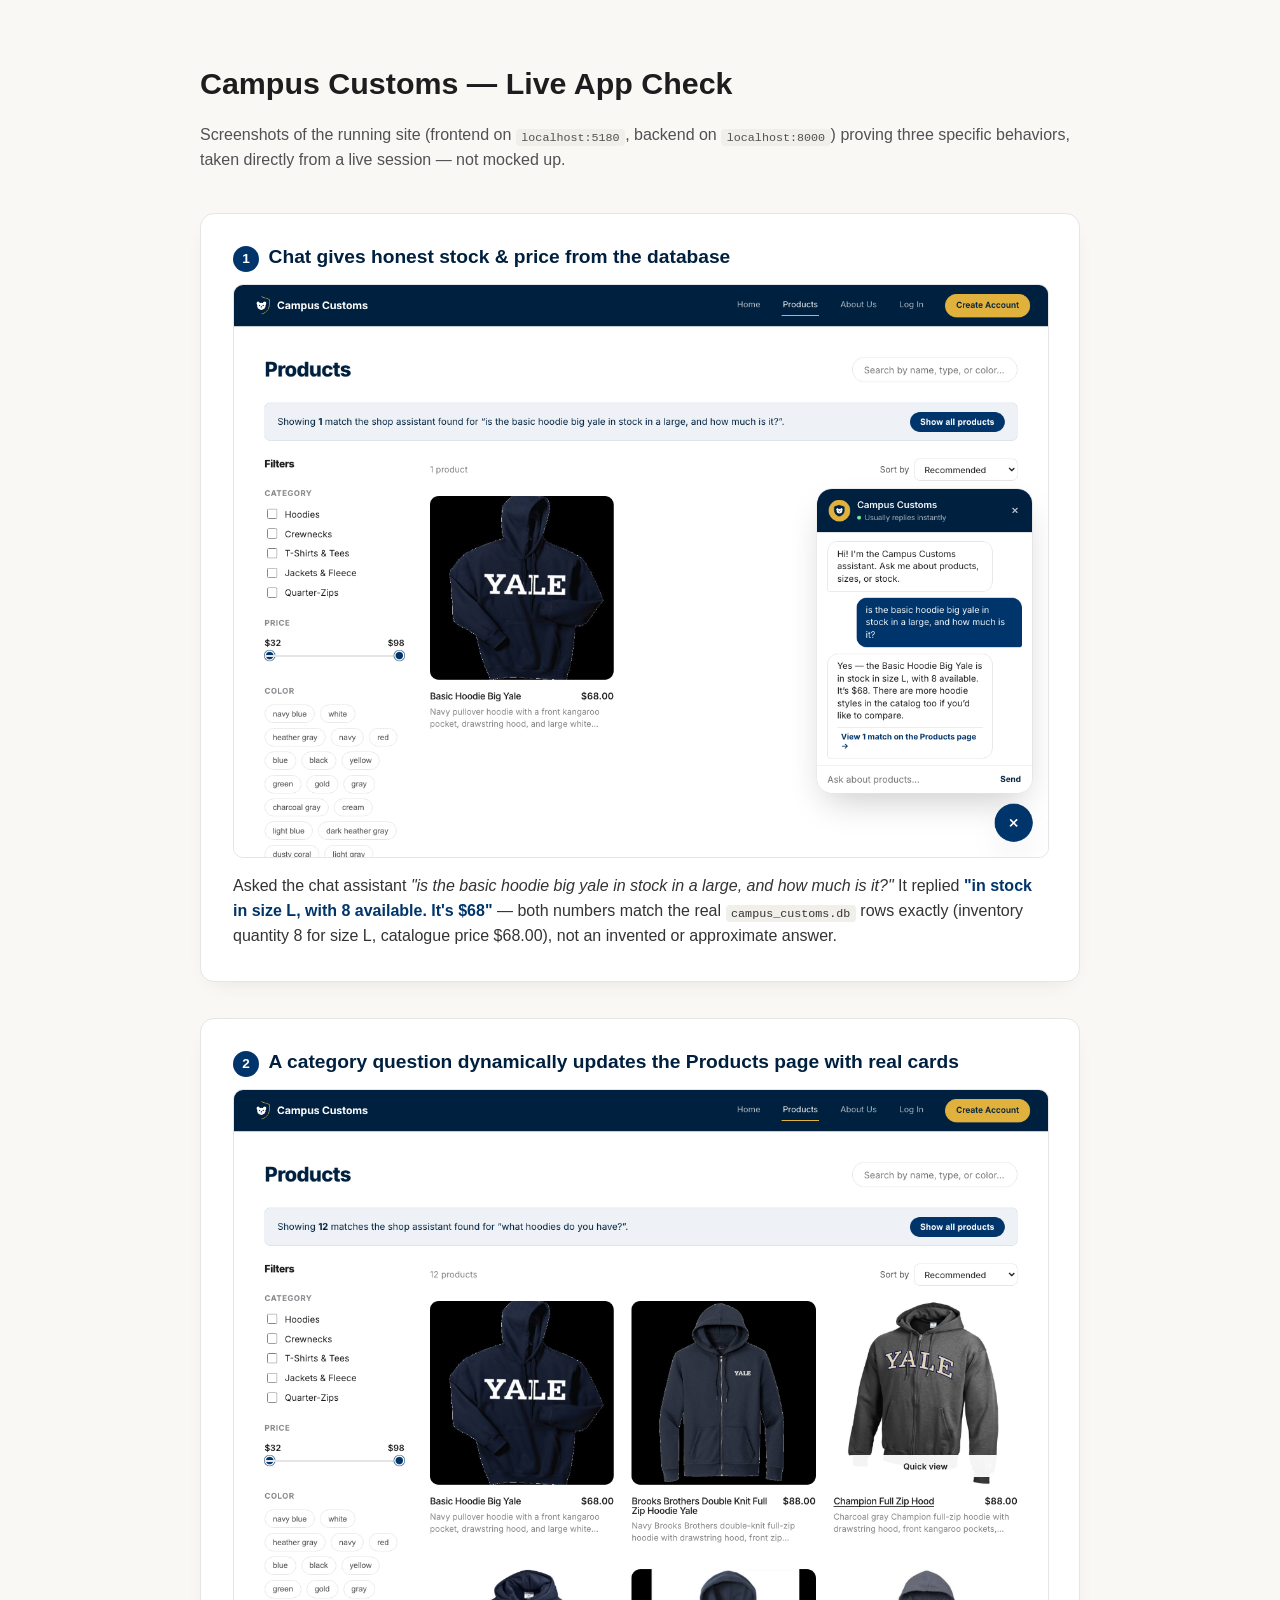
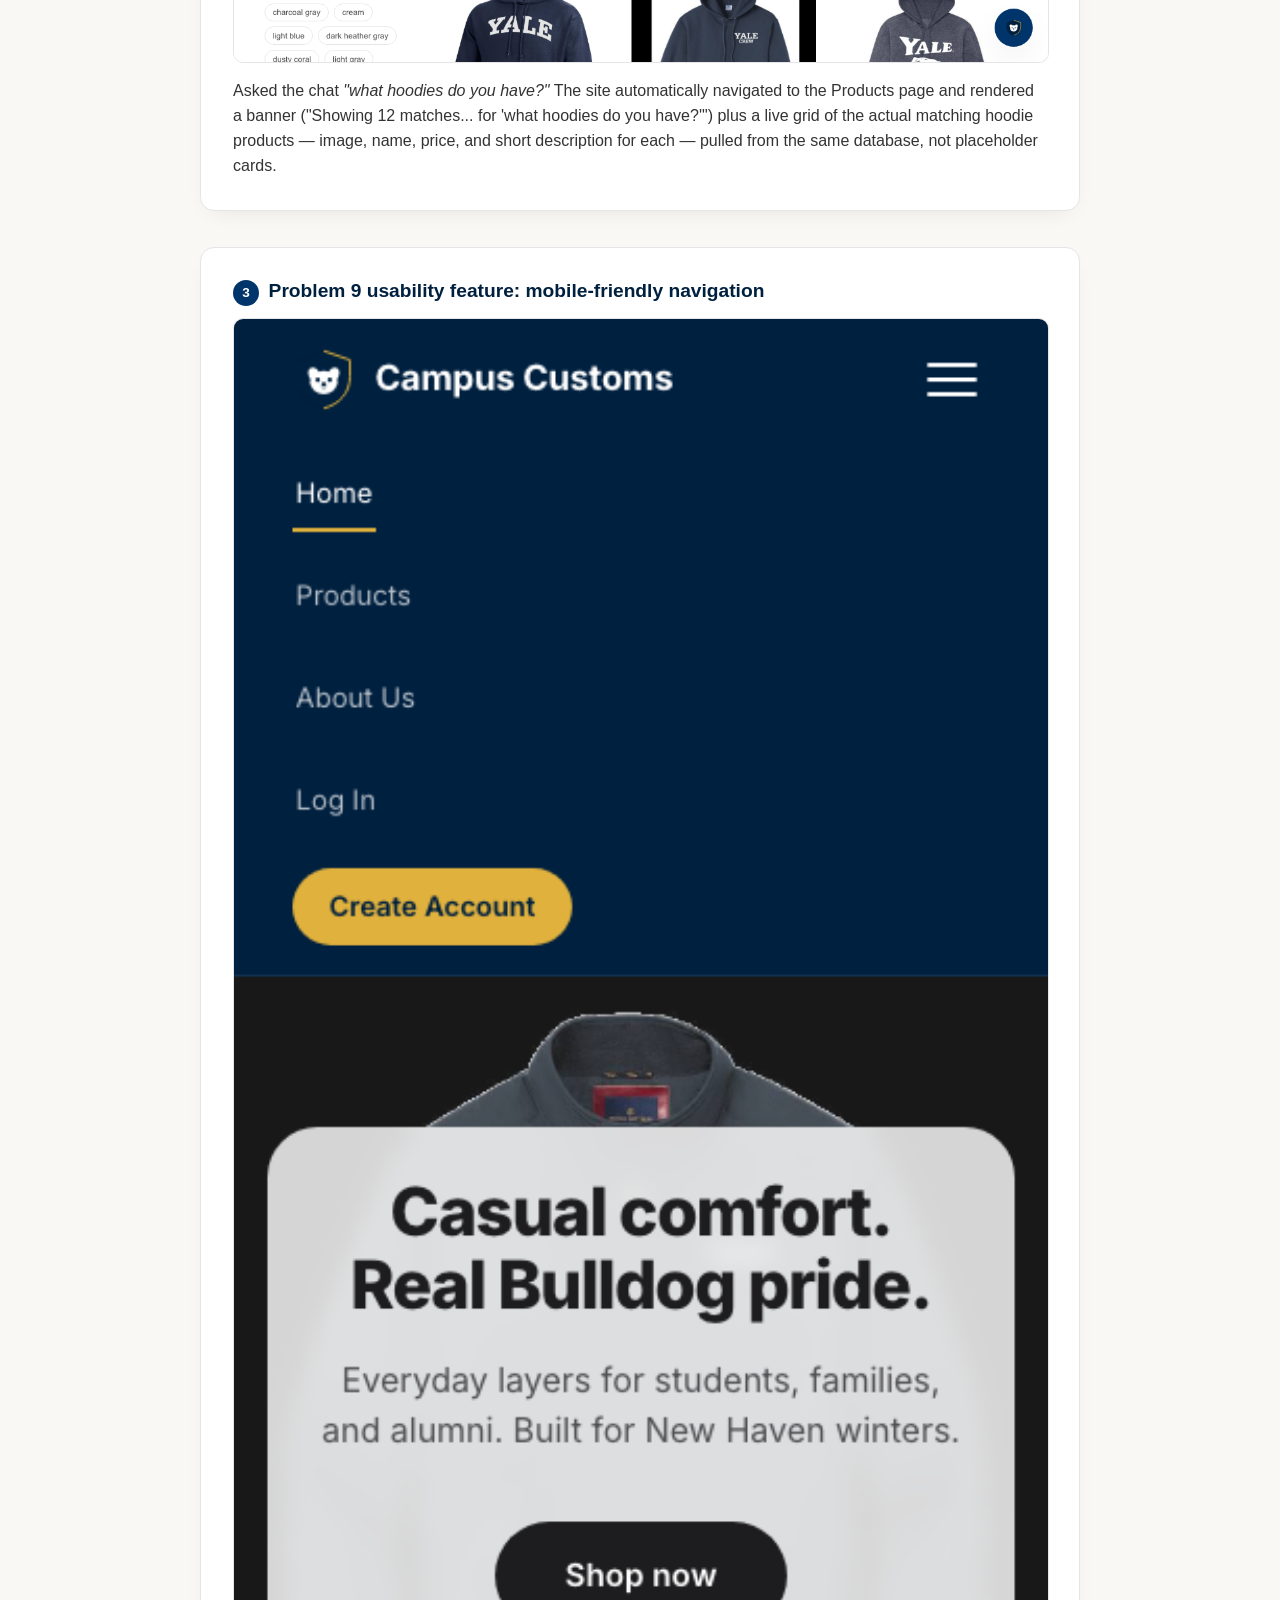
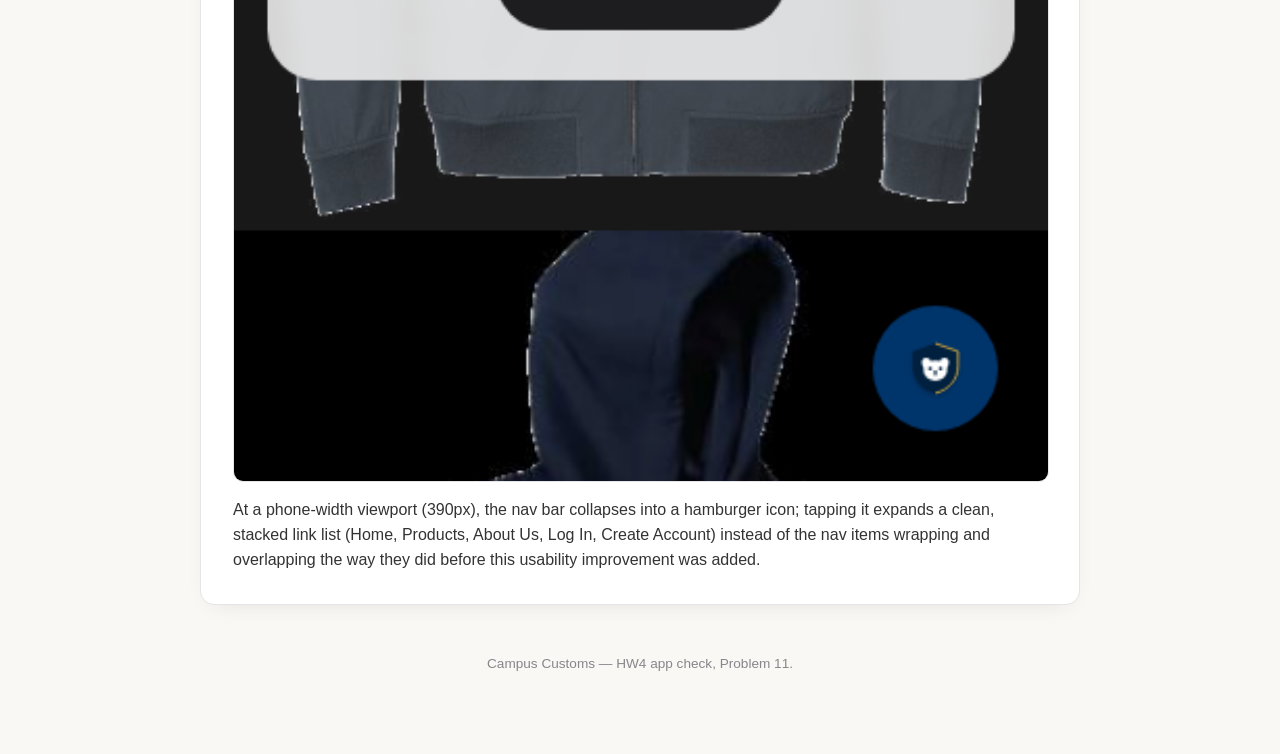
<file: output/app_check.html>
<!doctype html>
<html lang="en">
<head>
<meta charset="UTF-8" />
<title>Campus Customs — App Check</title>
<style>
  body {
    font-family: -apple-system, BlinkMacSystemFont, "Segoe UI", Inter, Roboto, sans-serif;
    max-width: 880px;
    margin: 0 auto;
    padding: 2.5rem 1.5rem 5rem;
    color: #1d1d1f;
    background: #faf8f4;
    line-height: 1.55;
  }
  h1 {
    font-size: 1.9rem;
    margin-bottom: 0.25rem;
  }
  .subtitle {
    color: #515154;
    margin-bottom: 2.5rem;
  }
  section {
    background: #fff;
    border: 1px solid #e5e5e7;
    border-radius: 14px;
    padding: 1.75rem 2rem 2rem;
    margin-bottom: 2.25rem;
    box-shadow: 0 8px 24px -12px rgba(0, 0, 0, 0.12);
  }
  h2 {
    font-size: 1.2rem;
    color: #00203f;
    margin: 0 0 0.75rem;
  }
  h2 .check-number {
    display: inline-block;
    background: #00356b;
    color: #fff;
    width: 26px;
    height: 26px;
    border-radius: 50%;
    text-align: center;
    line-height: 26px;
    font-size: 0.85rem;
    margin-right: 0.6rem;
  }
  img {
    width: 100%;
    border-radius: 10px;
    border: 1px solid #e5e5e7;
    display: block;
    margin: 0.75rem 0 1rem;
  }
  p.caption {
    margin: 0;
    color: #333;
  }
  p.caption strong {
    color: #00356b;
  }
  code {
    background: #f0efe9;
    padding: 0.1rem 0.35rem;
    border-radius: 4px;
    font-size: 0.9em;
  }
  footer {
    color: #86868b;
    font-size: 0.85rem;
    text-align: center;
    margin-top: 3rem;
  }
</style>
</head>
<body>

  <h1>Campus Customs — Live App Check</h1>
  <p class="subtitle">
    Screenshots of the running site (frontend on <code>localhost:5180</code>, backend on
    <code>localhost:8000</code>) proving three specific behaviors, taken directly from a live
    session — not mocked up.
  </p>

  <section>
    <h2><span class="check-number">1</span>Chat gives honest stock &amp; price from the database</h2>
    <img src="app_check_images/1-inventory-check.png" alt="Chat conversation asking if the Basic Hoodie Big Yale is in stock in size Large and its price" />
    <p class="caption">
      Asked the chat assistant <em>"is the basic hoodie big yale in stock in a large, and how much is it?"</em>
      It replied <strong>"in stock in size L, with 8 available. It's $68"</strong> — both numbers
      match the real <code>campus_customs.db</code> rows exactly (inventory quantity 8 for size L,
      catalogue price $68.00), not an invented or approximate answer.
    </p>
  </section>

  <section>
    <h2><span class="check-number">2</span>A category question dynamically updates the Products page with real cards</h2>
    <img src="app_check_images/2-dynamic-search-cards.png" alt="Products page showing a banner and a grid of real hoodie product cards after asking the chat what hoodies are available" />
    <p class="caption">
      Asked the chat <em>"what hoodies do you have?"</em> The site automatically navigated to the
      Products page and rendered a banner ("Showing 12 matches... for 'what hoodies do you
      have?'") plus a live grid of the actual matching hoodie products — image, name, price, and
      short description for each — pulled from the same database, not placeholder cards.
    </p>
  </section>

  <section>
    <h2><span class="check-number">3</span>Problem 9 usability feature: mobile-friendly navigation</h2>
    <img src="app_check_images/3-mobile-nav.png" alt="Mobile viewport showing the hamburger menu open with Home, Products, About Us, Log In, and Create Account links stacked" />
    <p class="caption">
      At a phone-width viewport (390px), the nav bar collapses into a hamburger icon; tapping it
      expands a clean, stacked link list (Home, Products, About Us, Log In, Create Account)
      instead of the nav items wrapping and overlapping the way they did before this usability
      improvement was added.
    </p>
  </section>

  <footer>
    Campus Customs — HW4 app check, Problem 11.
  </footer>

</body>
</html>
</file>
